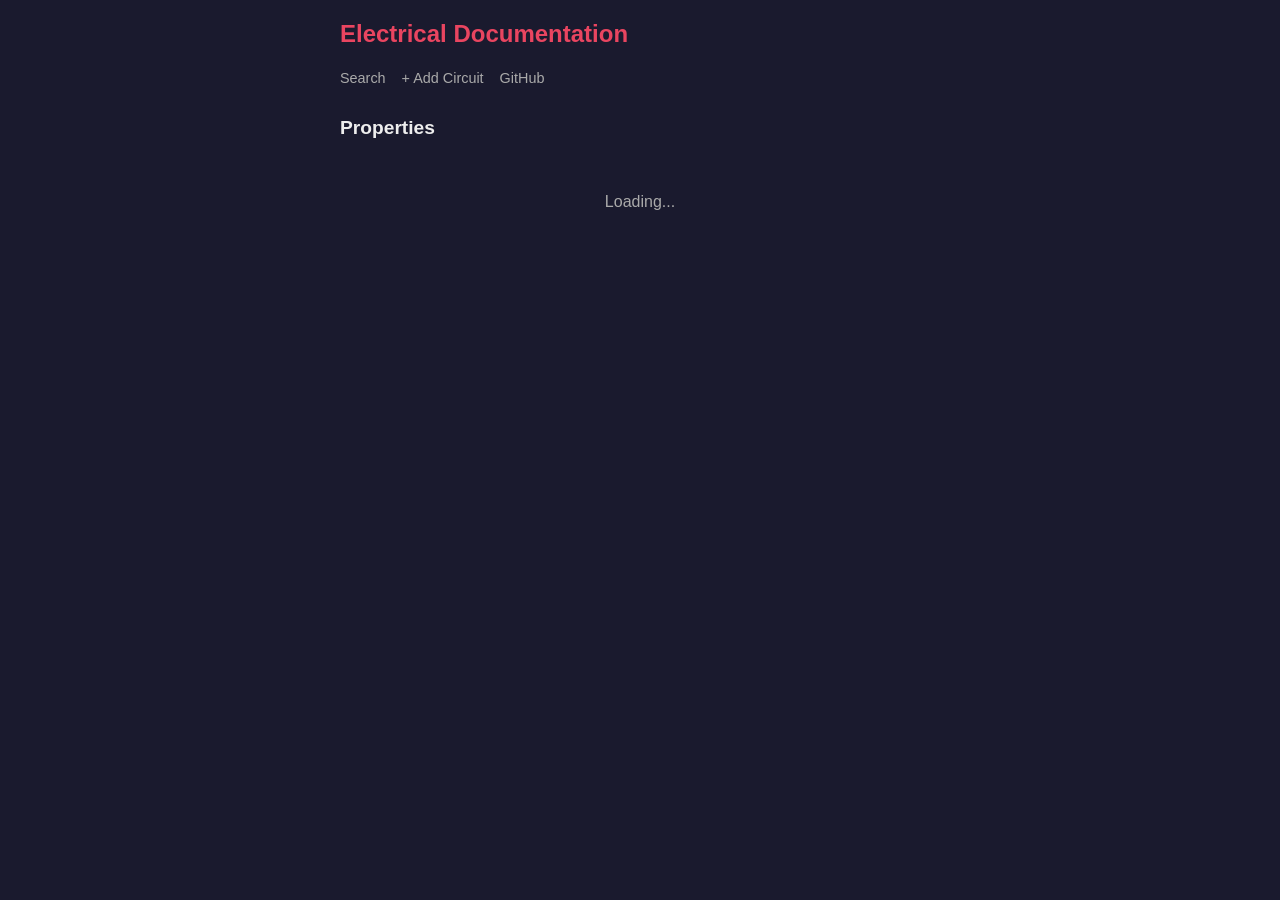
<file: index.html>
<!DOCTYPE html>
<html>
<head>
  <meta http-equiv="refresh" content="0; url=app/index.html">
  <title>Redirecting...</title>
</head>
<body>
  <p>Redirecting to <a href="app/index.html">app</a>...</p>
</body>
</html>
</file>
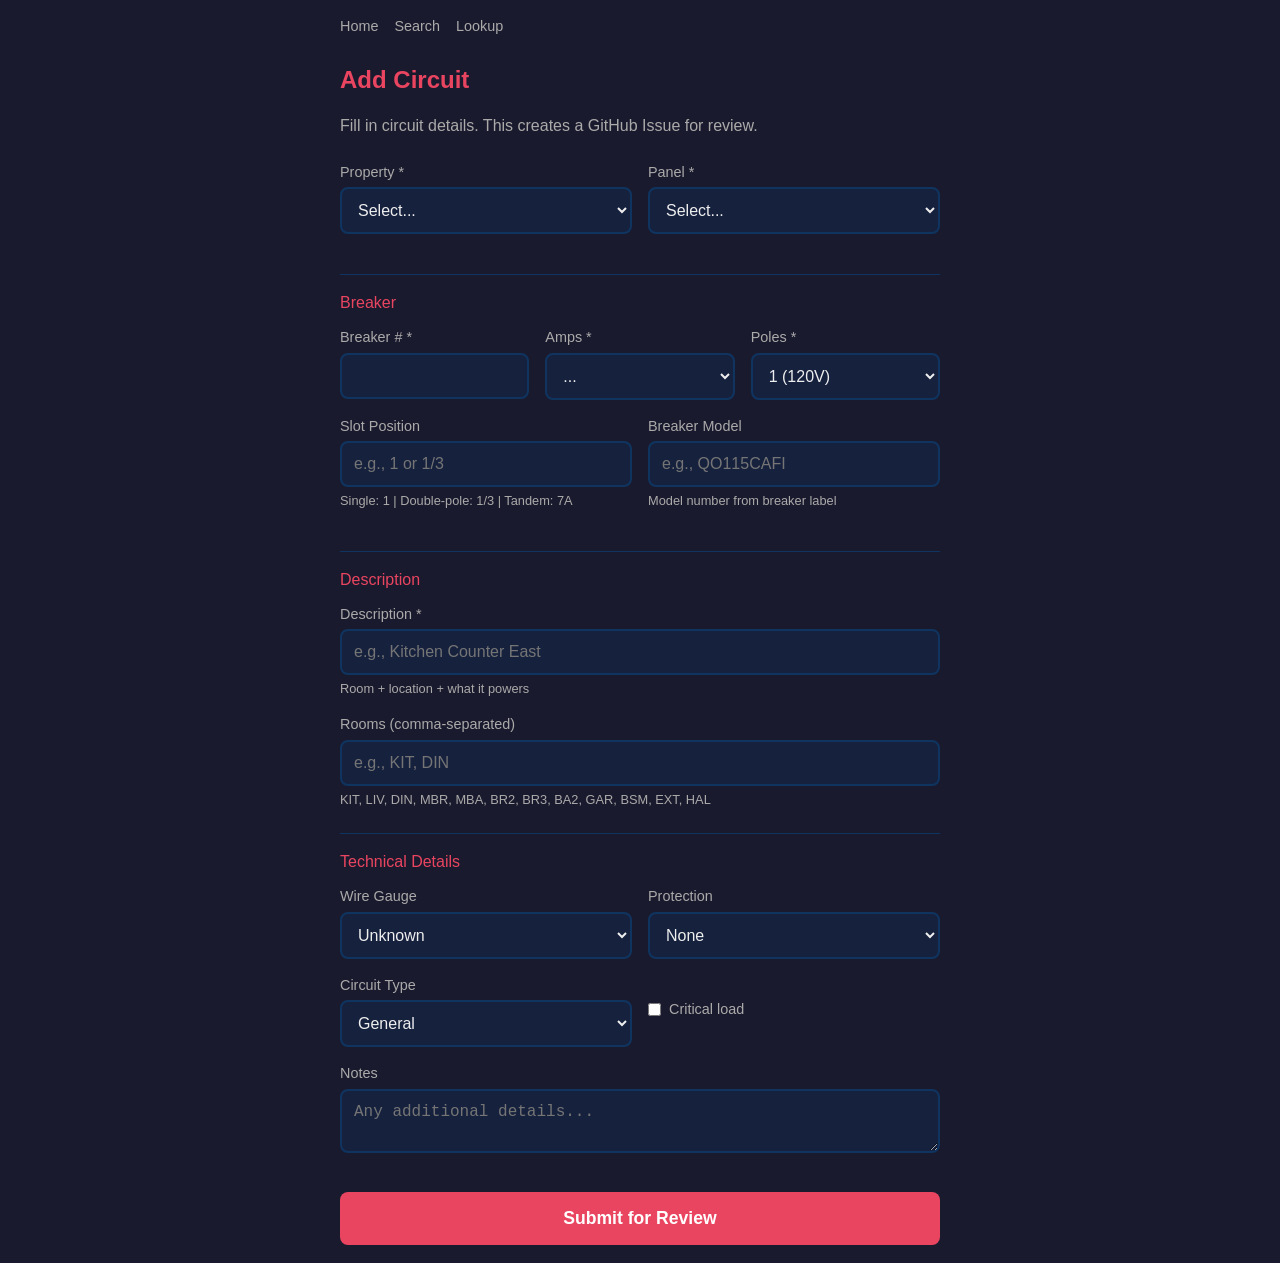
<file: app/add.html>
<!DOCTYPE html>
<html lang="en">
<head>
  <meta charset="UTF-8">
  <meta name="viewport" content="width=device-width, initial-scale=1.0">
  <title>Add Circuit</title>
  <link rel="stylesheet" href="style.css">
  <style>
    .form-group {
      margin-bottom: 1rem;
    }

    label {
      display: block;
      margin-bottom: 0.25rem;
      font-size: 0.9rem;
      color: var(--text-muted);
    }

    input, select, textarea {
      width: 100%;
      padding: 0.75rem;
      font-size: 1rem;
      border: 2px solid var(--secondary);
      border-radius: 8px;
      background: var(--surface);
      color: var(--text);
    }

    input:focus, select:focus, textarea:focus {
      outline: none;
      border-color: var(--primary);
    }

    .row {
      display: grid;
      grid-template-columns: 1fr 1fr;
      gap: 1rem;
    }

    .row-3 {
      grid-template-columns: 1fr 1fr 1fr;
    }

    button {
      width: 100%;
      padding: 1rem;
      font-size: 1.1rem;
      font-weight: 600;
      background: var(--primary);
      color: white;
      border: none;
      border-radius: 8px;
      cursor: pointer;
      margin-top: 1rem;
    }

    button:hover {
      opacity: 0.9;
    }

    .helper {
      font-size: 0.8rem;
      color: var(--text-muted);
      margin-top: 0.25rem;
    }

    .preview {
      background: var(--surface);
      border-radius: 8px;
      padding: 1rem;
      margin-top: 1.5rem;
      font-family: 'SF Mono', Menlo, monospace;
      font-size: 0.85rem;
      white-space: pre-wrap;
      display: none;
    }

    .preview.show {
      display: block;
    }

    .checkbox-group {
      display: flex;
      align-items: center;
      gap: 0.5rem;
    }

    .checkbox-group input {
      width: auto;
    }

    .section-title {
      font-size: 1rem;
      color: var(--primary);
      margin: 1.5rem 0 0.75rem;
      padding-top: 1rem;
      border-top: 1px solid var(--secondary);
    }
  </style>
</head>
<body>
  <div class="container">
    <nav>
      <a href="index.html">Home</a>
      <a href="search.html">Search</a>
      <a href="lookup.html">Lookup</a>
    </nav>

    <h1>Add Circuit</h1>
    <p style="color: var(--text-muted); margin-bottom: 1.5rem;">
      Fill in circuit details. This creates a GitHub Issue for review.
    </p>

    <form id="circuit-form">
      <!-- Property & Panel -->
      <div class="row">
        <div class="form-group">
          <label for="property">Property *</label>
          <select id="property" required>
            <option value="">Select...</option>
            <option value="28">28</option>
            <option value="14">14</option>
            <option value="17">17</option>
          </select>
        </div>

        <div class="form-group">
          <label for="panel">Panel *</label>
          <select id="panel" required>
            <option value="">Select...</option>
            <option value="M">M - Main</option>
            <option value="S1">S1 - Sub-panel 1</option>
            <option value="S2">S2 - Sub-panel 2</option>
            <option value="G">G - Garage</option>
            <option value="E">E - Emergency</option>
          </select>
        </div>
      </div>

      <!-- Breaker Info -->
      <div class="section-title">Breaker</div>

      <div class="row row-3">
        <div class="form-group">
          <label for="breaker">Breaker # *</label>
          <input type="number" id="breaker" min="1" max="42" required onchange="updateSlots()">
        </div>

        <div class="form-group">
          <label for="amps">Amps *</label>
          <select id="amps" required>
            <option value="">...</option>
            <option value="15">15A</option>
            <option value="20">20A</option>
            <option value="30">30A</option>
            <option value="40">40A</option>
            <option value="50">50A</option>
            <option value="60">60A</option>
          </select>
        </div>

        <div class="form-group">
          <label for="poles">Poles *</label>
          <select id="poles" required onchange="updateSlots()">
            <option value="1">1 (120V)</option>
            <option value="2">2 (240V)</option>
          </select>
        </div>
      </div>

      <div class="row">
        <div class="form-group">
          <label for="slots">Slot Position</label>
          <input type="text" id="slots" placeholder="e.g., 1 or 1/3">
          <div class="helper">Single: 1 | Double-pole: 1/3 | Tandem: 7A</div>
        </div>

        <div class="form-group">
          <label for="breaker_model">Breaker Model</label>
          <input type="text" id="breaker_model" placeholder="e.g., QO115CAFI">
          <div class="helper">Model number from breaker label</div>
        </div>
      </div>

      <!-- Description -->
      <div class="section-title">Description</div>

      <div class="form-group">
        <label for="description">Description *</label>
        <input type="text" id="description" placeholder="e.g., Kitchen Counter East" required>
        <div class="helper">Room + location + what it powers</div>
      </div>

      <div class="form-group">
        <label for="rooms">Rooms (comma-separated)</label>
        <input type="text" id="rooms" placeholder="e.g., KIT, DIN">
        <div class="helper">KIT, LIV, DIN, MBR, MBA, BR2, BR3, BA2, GAR, BSM, EXT, HAL</div>
      </div>

      <!-- Technical -->
      <div class="section-title">Technical Details</div>

      <div class="row">
        <div class="form-group">
          <label for="wire">Wire Gauge</label>
          <select id="wire">
            <option value="">Unknown</option>
            <option value="14/2">14/2</option>
            <option value="12/2">12/2</option>
            <option value="12/3">12/3</option>
            <option value="10/2">10/2</option>
            <option value="10/3">10/3</option>
            <option value="8/3">8/3</option>
            <option value="6/3">6/3</option>
          </select>
        </div>

        <div class="form-group">
          <label for="protection">Protection</label>
          <select id="protection">
            <option value="None">None</option>
            <option value="GFCI-Breaker">GFCI Breaker</option>
            <option value="GFCI-Outlet">GFCI Outlet</option>
            <option value="AFCI">AFCI</option>
            <option value="Dual">Dual AFCI/GFCI</option>
          </select>
        </div>
      </div>

      <div class="row">
        <div class="form-group">
          <label for="type">Circuit Type</label>
          <select id="type">
            <option value="General">General</option>
            <option value="Dedicated">Dedicated</option>
            <option value="MWBC">MWBC</option>
            <option value="Spare">Spare</option>
          </select>
        </div>

        <div class="form-group" style="padding-top: 1.5rem;">
          <div class="checkbox-group">
            <input type="checkbox" id="critical">
            <label for="critical" style="margin: 0;">Critical load</label>
          </div>
        </div>
      </div>

      <!-- Notes -->
      <div class="form-group">
        <label for="notes">Notes</label>
        <textarea id="notes" rows="2" placeholder="Any additional details..."></textarea>
      </div>

      <button type="submit">Submit for Review</button>
    </form>

    <div class="preview" id="preview"></div>
  </div>

  <script>
    const REPO_OWNER = 'g-shudy';
    const REPO_NAME = 'electrical-docs';

    function getFormData() {
      const property = document.getElementById('property').value;
      const panel = document.getElementById('panel').value;
      const breaker = document.getElementById('breaker').value;
      const poles = parseInt(document.getElementById('poles').value);
      const slots = document.getElementById('slots').value.trim() || String(breaker);

      return {
        id: `${property}-${panel}-${breaker}`,
        property,
        panel,
        breaker: parseInt(breaker),
        amps: parseInt(document.getElementById('amps').value),
        poles: poles,
        slots: slots,
        breaker_model: document.getElementById('breaker_model').value.trim() || null,
        description: document.getElementById('description').value.trim(),
        rooms: document.getElementById('rooms').value.split(',').map(r => r.trim().toUpperCase()).filter(r => r),
        wire: document.getElementById('wire').value || null,
        protection: document.getElementById('protection').value,
        type: document.getElementById('type').value,
        critical: document.getElementById('critical').checked,
        notes: document.getElementById('notes').value.trim() || null
      };
    }

    function updateSlots() {
      const breaker = document.getElementById('breaker').value;
      const poles = document.getElementById('poles').value;
      const slotsInput = document.getElementById('slots');

      if (breaker && poles === '2') {
        // Auto-suggest double-pole slot format
        const b = parseInt(breaker);
        if (b % 2 === 1) {
          slotsInput.placeholder = `e.g., ${b}/${b+2}`;
        } else {
          slotsInput.placeholder = `e.g., ${b-2}/${b}`;
        }
      } else {
        slotsInput.placeholder = 'e.g., 1 or 1/3';
      }
    }

    function generateIssueBody(data) {
      return `## Circuit Data

\`\`\`json
${JSON.stringify(data, null, 2)}
\`\`\`

---
**Submitted via mobile form**
`;
    }

    document.getElementById('circuit-form').addEventListener('submit', (e) => {
      e.preventDefault();

      const data = getFormData();
      const title = `Circuit: ${data.id} - ${data.description}`;
      const body = generateIssueBody(data);

      // Create GitHub issue URL with pre-filled data
      const issueUrl = new URL(`https://github.com/${REPO_OWNER}/${REPO_NAME}/issues/new`);
      issueUrl.searchParams.set('title', title);
      issueUrl.searchParams.set('body', body);
      issueUrl.searchParams.set('labels', 'circuit-data');

      // Show preview
      const preview = document.getElementById('preview');
      preview.textContent = `Opening GitHub to create issue...\n\nCircuit ID: ${data.id}\n\nIf the page doesn't open, copy this URL:\n${issueUrl.toString().substring(0, 100)}...`;
      preview.classList.add('show');

      // Open GitHub issue page
      window.open(issueUrl.toString(), '_blank');
    });

    // Auto-generate circuit ID preview
    ['property', 'panel', 'breaker'].forEach(id => {
      document.getElementById(id).addEventListener('change', () => {
        const p = document.getElementById('property').value;
        const pnl = document.getElementById('panel').value;
        const b = document.getElementById('breaker').value;
        if (p && pnl && b) {
          document.querySelector('h1').textContent = `Add Circuit: ${p}-${pnl}-${b}`;
        }
      });
    });
  </script>
</body>
</html>
</file>
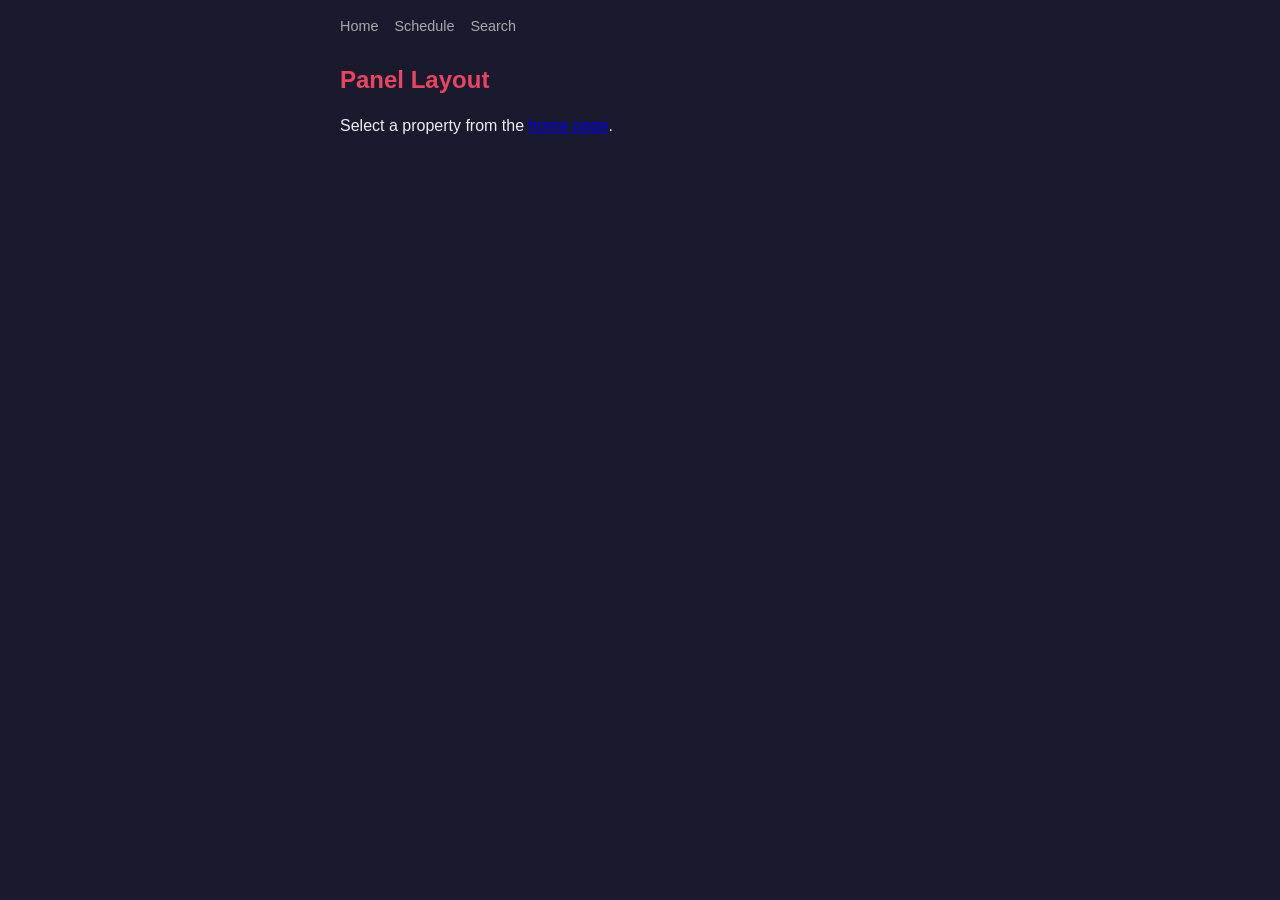
<file: app/layout.html>
<!DOCTYPE html>
<html lang="en">
<head>
  <meta charset="UTF-8">
  <meta name="viewport" content="width=device-width, initial-scale=1.0">
  <title>Panel Layout</title>
  <link rel="stylesheet" href="style.css">
  <style>
    .panel-container {
      max-width: 400px;
      margin: 0 auto;
    }

    .panel-header {
      background: var(--surface);
      border-radius: 8px 8px 0 0;
      padding: 1rem;
      border: 2px solid var(--secondary);
      border-bottom: none;
    }

    .panel-header h2 {
      margin: 0 0 0.5rem 0;
      font-size: 1.1rem;
    }

    .panel-meta {
      font-size: 0.85rem;
      color: var(--text-muted);
    }

    .panel-meta span {
      display: inline-block;
      margin-right: 1rem;
    }

    .panel-body {
      background: #1a1a1a;
      border: 2px solid var(--secondary);
      border-radius: 0 0 8px 8px;
      padding: 0.5rem;
    }

    .main-breaker {
      background: #2d2d2d;
      border: 2px solid #444;
      border-radius: 4px;
      padding: 0.75rem;
      text-align: center;
      margin-bottom: 0.5rem;
      cursor: pointer;
    }

    .main-breaker:hover {
      border-color: var(--primary);
    }

    .main-breaker .label {
      font-size: 0.75rem;
      color: var(--text-muted);
    }

    .main-breaker .amps {
      font-size: 1.2rem;
      font-weight: 700;
    }

    .breaker-grid {
      display: grid;
      grid-template-columns: 1fr 20px 1fr;
      gap: 4px;
    }

    .center-bar {
      background: linear-gradient(to bottom, #333, #222);
      border-radius: 2px;
    }

    .slot {
      background: #2d2d2d;
      border: 2px solid #444;
      border-radius: 4px;
      padding: 0.5rem 0.4rem;
      min-height: 40px;
      cursor: pointer;
      transition: all 0.15s ease;
      display: flex;
      flex-direction: column;
      justify-content: center;
    }

    .slot:hover {
      border-color: var(--primary);
      background: #333;
    }

    .slot.empty {
      background: #1a1a1a;
      border-style: dashed;
      opacity: 0.5;
    }

    .slot.double {
      grid-row: span 2;
      min-height: 88px;
    }

    .slot.tandem .slot-num {
      font-size: 0.65rem;
    }

    .slot-num {
      font-size: 0.7rem;
      color: var(--text-muted);
      text-align: center;
    }

    .slot-amps {
      font-size: 1rem;
      font-weight: 700;
      text-align: center;
    }

    .slot-desc {
      font-size: 0.65rem;
      text-align: center;
      color: var(--text-muted);
      white-space: nowrap;
      overflow: hidden;
      text-overflow: ellipsis;
    }

    /* Protection type colors */
    .slot.gfci { border-color: #4CAF50; }
    .slot.afci { border-color: #2196F3; }
    .slot.dual { border-color: #9C27B0; }
    .slot.critical { border-color: #f44336; }

    .legend {
      display: flex;
      flex-wrap: wrap;
      gap: 1rem;
      margin-top: 1rem;
      font-size: 0.8rem;
      justify-content: center;
    }

    .legend-item {
      display: flex;
      align-items: center;
      gap: 0.4rem;
    }

    .legend-color {
      width: 16px;
      height: 16px;
      border-radius: 3px;
      border: 2px solid;
    }

    .legend-color.gfci { border-color: #4CAF50; background: #1a1a1a; }
    .legend-color.afci { border-color: #2196F3; background: #1a1a1a; }
    .legend-color.dual { border-color: #9C27B0; background: #1a1a1a; }
    .legend-color.critical { border-color: #f44336; background: #1a1a1a; }
    .legend-color.empty { border-color: #444; border-style: dashed; background: #1a1a1a; }

    /* Fuse box styles */
    .fuse-grid {
      display: grid;
      grid-template-columns: repeat(auto-fit, minmax(70px, 1fr));
      gap: 8px;
      padding: 0.5rem;
    }

    .fuse {
      background: #2d2d2d;
      border: 3px solid #666;
      border-radius: 50%;
      width: 70px;
      height: 70px;
      display: flex;
      flex-direction: column;
      align-items: center;
      justify-content: center;
      cursor: pointer;
      transition: all 0.15s ease;
      margin: 0 auto;
    }

    .fuse:hover {
      border-color: var(--primary);
      background: #333;
    }

    .fuse.empty {
      background: #1a1a1a;
      border-style: dashed;
      opacity: 0.5;
    }

    .fuse.critical {
      border-color: #f44336;
    }

    .fuse-num {
      font-size: 0.65rem;
      color: var(--text-muted);
    }

    .fuse-amps {
      font-size: 1.1rem;
      font-weight: 700;
    }

    .fuse-desc {
      font-size: 0.55rem;
      color: var(--text-muted);
      text-align: center;
      max-width: 60px;
      overflow: hidden;
      text-overflow: ellipsis;
      white-space: nowrap;
    }

    .fuse-box-note {
      background: var(--warning);
      color: #000;
      padding: 0.5rem 1rem;
      border-radius: 4px;
      font-size: 0.85rem;
      margin-bottom: 0.5rem;
      text-align: center;
    }

    .panel-type-badge {
      display: inline-block;
      padding: 0.2rem 0.5rem;
      border-radius: 4px;
      font-size: 0.7rem;
      font-weight: 600;
      text-transform: uppercase;
      margin-left: 0.5rem;
    }

    .panel-type-badge.fuse {
      background: var(--warning);
      color: #000;
    }

    .panel-type-badge.breaker {
      background: var(--success);
      color: #000;
    }

    .circuit-popup {
      display: none;
      position: fixed;
      top: 50%;
      left: 50%;
      transform: translate(-50%, -50%);
      background: var(--surface);
      border: 2px solid var(--primary);
      border-radius: 12px;
      padding: 1.5rem;
      z-index: 100;
      max-width: 90%;
      width: 350px;
    }

    .circuit-popup.show {
      display: block;
    }

    .circuit-popup-overlay {
      display: none;
      position: fixed;
      inset: 0;
      background: rgba(0,0,0,0.7);
      z-index: 99;
    }

    .circuit-popup-overlay.show {
      display: block;
    }

    .circuit-popup h3 {
      margin: 0 0 1rem 0;
    }

    .circuit-popup .close {
      position: absolute;
      top: 0.5rem;
      right: 0.75rem;
      font-size: 1.5rem;
      cursor: pointer;
      color: var(--text-muted);
    }

    .circuit-detail {
      display: flex;
      justify-content: space-between;
      padding: 0.5rem 0;
      border-bottom: 1px solid var(--secondary);
    }

    .circuit-detail:last-child {
      border-bottom: none;
    }

    .circuit-detail .label {
      color: var(--text-muted);
    }

    .view-toggle {
      display: flex;
      gap: 0.5rem;
      margin-bottom: 1rem;
    }

    .view-toggle button {
      flex: 1;
      padding: 0.5rem;
      background: var(--surface);
      border: 2px solid var(--secondary);
      color: var(--text);
      border-radius: 6px;
      cursor: pointer;
    }

    .view-toggle button.active {
      border-color: var(--primary);
      background: var(--primary);
    }
  </style>
</head>
<body>
  <div class="container">
    <nav>
      <a href="index.html">Home</a>
      <a href="panel.html">Schedule</a>
      <a href="search.html">Search</a>
    </nav>

    <div id="content">
      <div class="loading">Loading panel layout...</div>
    </div>
  </div>

  <div class="circuit-popup-overlay" id="popup-overlay"></div>
  <div class="circuit-popup" id="popup">
    <span class="close" id="popup-close">&times;</span>
    <div id="popup-content"></div>
  </div>

  <script src="app.js"></script>
  <script>
    async function init() {
      const container = document.getElementById('content');
      const param = getParam('p');

      if (!param) {
        container.innerHTML = `
          <h1>Panel Layout</h1>
          <p>Select a property from the <a href="index.html">home page</a>.</p>
        `;
        return;
      }

      const parts = param.split('-');
      const propertyCode = parts[0];
      const panelId = parts[1] || null;

      const property = await loadProperty(propertyCode);

      if (!property) {
        container.innerHTML = `<div class="error">Property ${propertyCode} not found</div>`;
        return;
      }

      const panelsToShow = panelId
        ? property.panels.filter(p => p.id === panelId)
        : property.panels;

      if (panelsToShow.length === 0) {
        container.innerHTML = `<h1>Property ${property.property}</h1><p>No panels documented yet.</p>`;
        return;
      }

      let html = `<h1>Property ${property.property}</h1>`;

      // View toggle
      html += `
        <div class="view-toggle">
          <button onclick="window.location='panel.html?p=${param}'">Schedule View</button>
          <button class="active">Layout View</button>
        </div>
      `;

      for (const panel of panelsToShow) {
        html += renderPanelLayout(panel, property);
      }

      // Legend
      html += `
        <div class="legend">
          <div class="legend-item"><div class="legend-color gfci"></div> GFCI</div>
          <div class="legend-item"><div class="legend-color afci"></div> AFCI</div>
          <div class="legend-item"><div class="legend-color dual"></div> Dual</div>
          <div class="legend-item"><div class="legend-color critical"></div> Critical</div>
          <div class="legend-item"><div class="legend-color empty"></div> Empty</div>
        </div>
      `;

      container.innerHTML = html;
      setupPopup();
    }

    function renderPanelLayout(panel, property) {
      const isFuseBox = panel.type === 'fuse';

      if (isFuseBox) {
        return renderFuseBoxLayout(panel, property);
      }

      return renderBreakerPanelLayout(panel, property);
    }

    function renderFuseBoxLayout(panel, property) {
      const totalSpaces = panel.total_spaces || 6;

      let html = `
        <div class="panel-container">
          <div class="panel-header">
            <h2>${panel.name} (${panel.id}) <span class="panel-type-badge fuse">Fuse Box</span></h2>
            <div class="panel-meta">
              <span>${panel.location || 'Location TBD'}</span>
              <span>${panel.amps || '?'}A</span>
              ${panel.fuse_type ? `<span>${panel.fuse_type}</span>` : ''}
            </div>
          </div>
          <div class="panel-body">
            <div class="fuse-box-note">Fuse Box - Replace fuses with same amperage only</div>
            <div class="fuse-grid">
      `;

      // Render existing circuits
      for (const circuit of panel.circuits) {
        html += renderFuse(circuit);
      }

      // Render empty slots if we know total_spaces
      const documentedCount = panel.circuits.length;
      if (totalSpaces > documentedCount) {
        for (let i = documentedCount + 1; i <= totalSpaces; i++) {
          html += renderEmptyFuse(i);
        }
      }

      // If no circuits documented yet
      if (panel.circuits.length === 0) {
        html += `<p style="grid-column: 1/-1; text-align: center; color: var(--text-muted);">No fuses documented yet</p>`;
      }

      html += `</div></div></div>`;
      return html;
    }

    function renderFuse(circuit) {
      let classes = ['fuse'];
      if (circuit.critical) classes.push('critical');

      const desc = circuit.description.length > 12
        ? circuit.description.substring(0, 12) + '...'
        : circuit.description;

      return `
        <div class="${classes.join(' ')}"
             data-circuit-id="${circuit.id}"
             onclick="showCircuit('${circuit.id}')">
          <div class="fuse-num">#${circuit.breaker}</div>
          <div class="fuse-amps">${circuit.amps}A</div>
          <div class="fuse-desc">${desc}</div>
        </div>
      `;
    }

    function renderEmptyFuse(num) {
      return `
        <div class="fuse empty">
          <div class="fuse-num">#${num}</div>
          <div class="fuse-amps">--</div>
          <div class="fuse-desc">Empty</div>
        </div>
      `;
    }

    function renderBreakerPanelLayout(panel, property) {
      const totalSpaces = panel.total_spaces || 24;
      const rows = totalSpaces / 2;

      // Build slot map: slotNum -> circuit
      const slotMap = {};
      const occupiedSlots = new Set();

      for (const circuit of panel.circuits) {
        const slots = circuit.slots || String(circuit.breaker);

        // Handle different slot formats: "1", "1/3", "7A", "7A/7B"
        if (slots.includes('/')) {
          // Double-pole or tandem pair
          const [s1, s2] = slots.split('/');
          slotMap[s1] = circuit;
          slotMap[s2] = circuit;
          occupiedSlots.add(s1);
          occupiedSlots.add(s2);
        } else {
          slotMap[slots] = circuit;
          occupiedSlots.add(slots);
        }
      }

      let html = `
        <div class="panel-container">
          <div class="panel-header">
            <h2>${panel.name} (${panel.id})</h2>
            <div class="panel-meta">
              <span>${panel.location || 'Location TBD'}</span>
              <span>${panel.amps || '?'}A</span>
              ${panel.manufacturer ? `<span>${panel.manufacturer}</span>` : ''}
              ${panel.model ? `<span>${panel.model}</span>` : ''}
            </div>
          </div>
          <div class="panel-body">
      `;

      // Main breaker
      html += `
        <div class="main-breaker">
          <div class="label">MAIN</div>
          <div class="amps">${panel.amps || '?'}A</div>
        </div>
      `;

      // Breaker grid
      html += `<div class="breaker-grid">`;

      // Track which rows we've rendered (for double-pole spanning)
      const renderedLeft = new Set();
      const renderedRight = new Set();

      for (let row = 0; row < rows; row++) {
        const leftSlot = row * 2 + 1;  // Odd: 1, 3, 5...
        const rightSlot = row * 2 + 2; // Even: 2, 4, 6...

        // Left column
        if (!renderedLeft.has(row)) {
          const leftCircuit = slotMap[String(leftSlot)];
          if (leftCircuit) {
            const isDouble = leftCircuit.poles === 2;
            if (isDouble) {
              renderedLeft.add(row);
              renderedLeft.add(row + 1);
            }
            html += renderSlot(leftCircuit, leftSlot, isDouble);
          } else {
            html += renderEmptySlot(leftSlot);
          }
        }

        // Center bar (only on first iteration per row)
        if (row === 0) {
          html += `<div class="center-bar" style="grid-row: span ${rows};"></div>`;
        }

        // Right column
        if (!renderedRight.has(row)) {
          const rightCircuit = slotMap[String(rightSlot)];
          if (rightCircuit) {
            const isDouble = rightCircuit.poles === 2;
            if (isDouble) {
              renderedRight.add(row);
              renderedRight.add(row + 1);
            }
            html += renderSlot(rightCircuit, rightSlot, isDouble);
          } else {
            html += renderEmptySlot(rightSlot);
          }
        }
      }

      html += `</div></div></div>`;
      return html;
    }

    function renderSlot(circuit, slotNum, isDouble) {
      let classes = ['slot'];

      if (isDouble) classes.push('double');
      if (circuit.protection?.includes('GFCI')) classes.push('gfci');
      else if (circuit.protection?.includes('AFCI')) classes.push('afci');
      else if (circuit.protection === 'Dual') classes.push('dual');
      if (circuit.critical) classes.push('critical');

      const desc = circuit.description.length > 15
        ? circuit.description.substring(0, 15) + '...'
        : circuit.description;

      return `
        <div class="${classes.join(' ')}"
             data-circuit-id="${circuit.id}"
             onclick="showCircuit('${circuit.id}')">
          <div class="slot-num">${circuit.slots || slotNum}</div>
          <div class="slot-amps">${circuit.amps}A</div>
          <div class="slot-desc">${desc}</div>
        </div>
      `;
    }

    function renderEmptySlot(slotNum) {
      return `
        <div class="slot empty">
          <div class="slot-num">${slotNum}</div>
          <div class="slot-amps">--</div>
          <div class="slot-desc">Empty</div>
        </div>
      `;
    }

    function setupPopup() {
      const overlay = document.getElementById('popup-overlay');
      const popup = document.getElementById('popup');
      const closeBtn = document.getElementById('popup-close');

      closeBtn.onclick = () => {
        overlay.classList.remove('show');
        popup.classList.remove('show');
      };

      overlay.onclick = () => {
        overlay.classList.remove('show');
        popup.classList.remove('show');
      };
    }

    async function showCircuit(circuitId) {
      const result = await findCircuit(circuitId);
      if (!result) return;

      const { circuit, panel } = result;
      const content = document.getElementById('popup-content');

      content.innerHTML = `
        <h3>${circuit.id}</h3>
        <div class="circuit-detail">
          <span class="label">Description</span>
          <span>${circuit.description}</span>
        </div>
        <div class="circuit-detail">
          <span class="label">Amps</span>
          <span>${circuit.amps}A ${circuit.poles > 1 ? '(240V)' : '(120V)'}</span>
        </div>
        <div class="circuit-detail">
          <span class="label">Slot(s)</span>
          <span>${circuit.slots || circuit.breaker}</span>
        </div>
        ${circuit.breaker_model ? `
        <div class="circuit-detail">
          <span class="label">Breaker</span>
          <span>${circuit.breaker_model}</span>
        </div>` : ''}
        ${circuit.wire ? `
        <div class="circuit-detail">
          <span class="label">Wire</span>
          <span>${circuit.wire}</span>
        </div>` : ''}
        ${circuit.protection && circuit.protection !== 'None' ? `
        <div class="circuit-detail">
          <span class="label">Protection</span>
          <span>${circuit.protection}</span>
        </div>` : ''}
        ${circuit.rooms?.length ? `
        <div class="circuit-detail">
          <span class="label">Rooms</span>
          <span>${circuit.rooms.join(', ')}</span>
        </div>` : ''}
        ${circuit.notes ? `
        <div class="circuit-detail">
          <span class="label">Notes</span>
          <span>${circuit.notes}</span>
        </div>` : ''}
        <p style="margin-top: 1rem; text-align: center;">
          <a href="lookup.html?c=${circuit.id}">Full Details</a>
        </p>
      `;

      document.getElementById('popup-overlay').classList.add('show');
      document.getElementById('popup').classList.add('show');
    }

    init();
  </script>
</body>
</html>
</file>
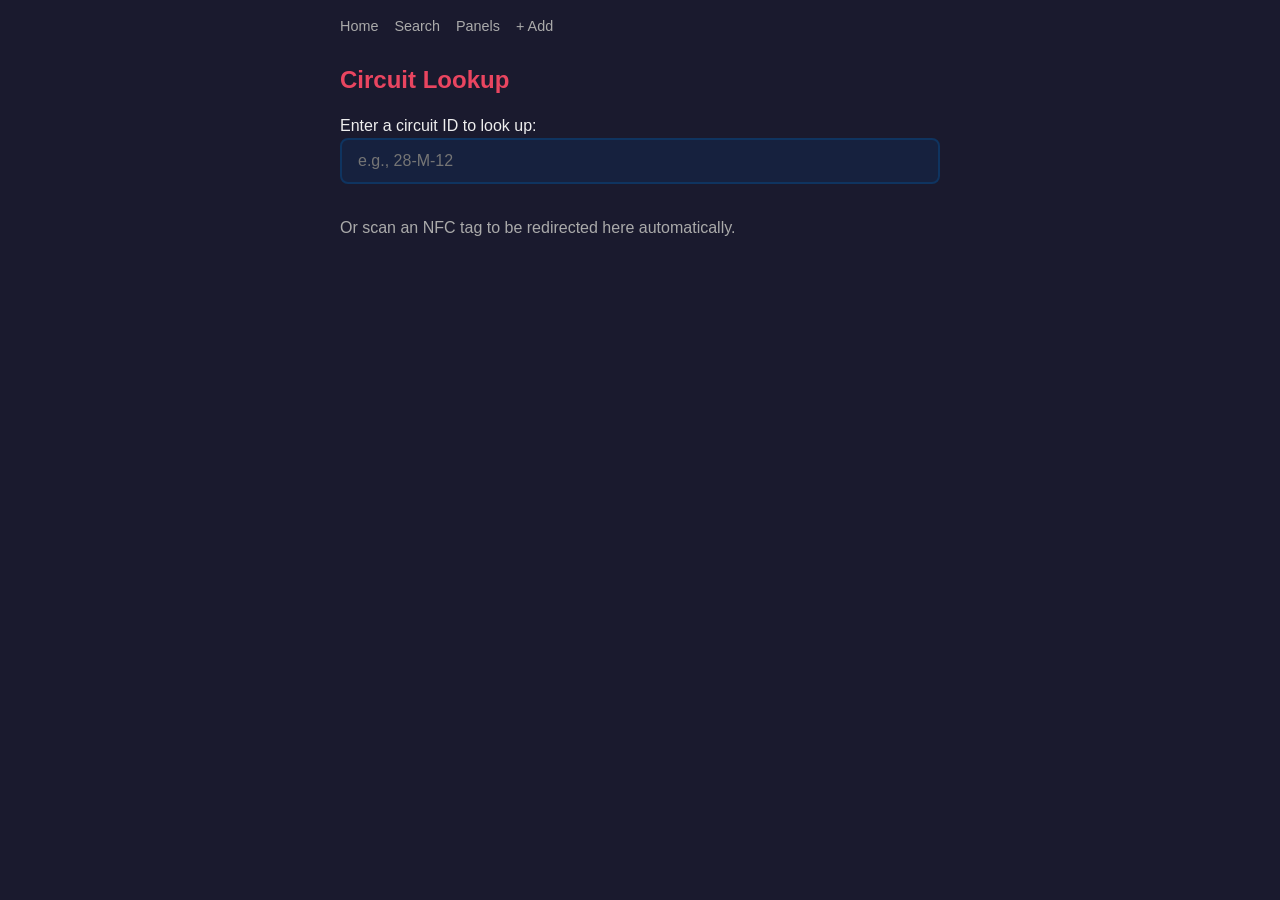
<file: app/lookup.html>
<!DOCTYPE html>
<html lang="en">
<head>
  <meta charset="UTF-8">
  <meta name="viewport" content="width=device-width, initial-scale=1.0">
  <title>Circuit Lookup</title>
  <link rel="stylesheet" href="style.css">
</head>
<body>
  <div class="container">
    <nav>
      <a href="index.html">Home</a>
      <a href="search.html">Search</a>
      <a href="panel.html">Panels</a>
      <a href="add.html">+ Add</a>
    </nav>

    <div id="content">
      <div class="loading">Loading circuit...</div>
    </div>
  </div>

  <script src="app.js"></script>
  <script>
    async function init() {
      const container = document.getElementById('content');
      const circuitId = getParam('c');

      if (!circuitId) {
        container.innerHTML = `
          <h1>Circuit Lookup</h1>
          <p>Enter a circuit ID to look up:</p>
          <input type="text" class="search-box" id="circuit-input" placeholder="e.g., 28-M-12">
          <p style="margin-top: 1rem; color: var(--text-muted);">
            Or scan an NFC tag to be redirected here automatically.
          </p>
        `;

        document.getElementById('circuit-input').addEventListener('keypress', (e) => {
          if (e.key === 'Enter') {
            const id = e.target.value.trim().toUpperCase();
            if (id) window.location.href = `?c=${id}`;
          }
        });
        return;
      }

      const result = await findCircuit(circuitId);

      if (!result) {
        container.innerHTML = `
          <div class="error">
            <strong>Circuit not found:</strong> ${circuitId}
            <p style="margin-top: 0.5rem;">This circuit may not be documented yet.</p>
          </div>
          <p style="margin-top: 1rem;"><a href="index.html">Browse properties</a></p>
        `;
        return;
      }

      const { property, panel, circuit } = result;

      container.innerHTML = `
        <h1>Circuit Details</h1>
        ${renderPanelInfo(panel, property)}
        ${renderCircuitCard(circuit, panel, property)}
        <p style="margin-top: 1rem;">
          <a href="panel.html?p=${property.property}-${panel.id}">View full panel schedule</a>
        </p>
      `;
    }

    init();
  </script>
</body>
</html>
</file>
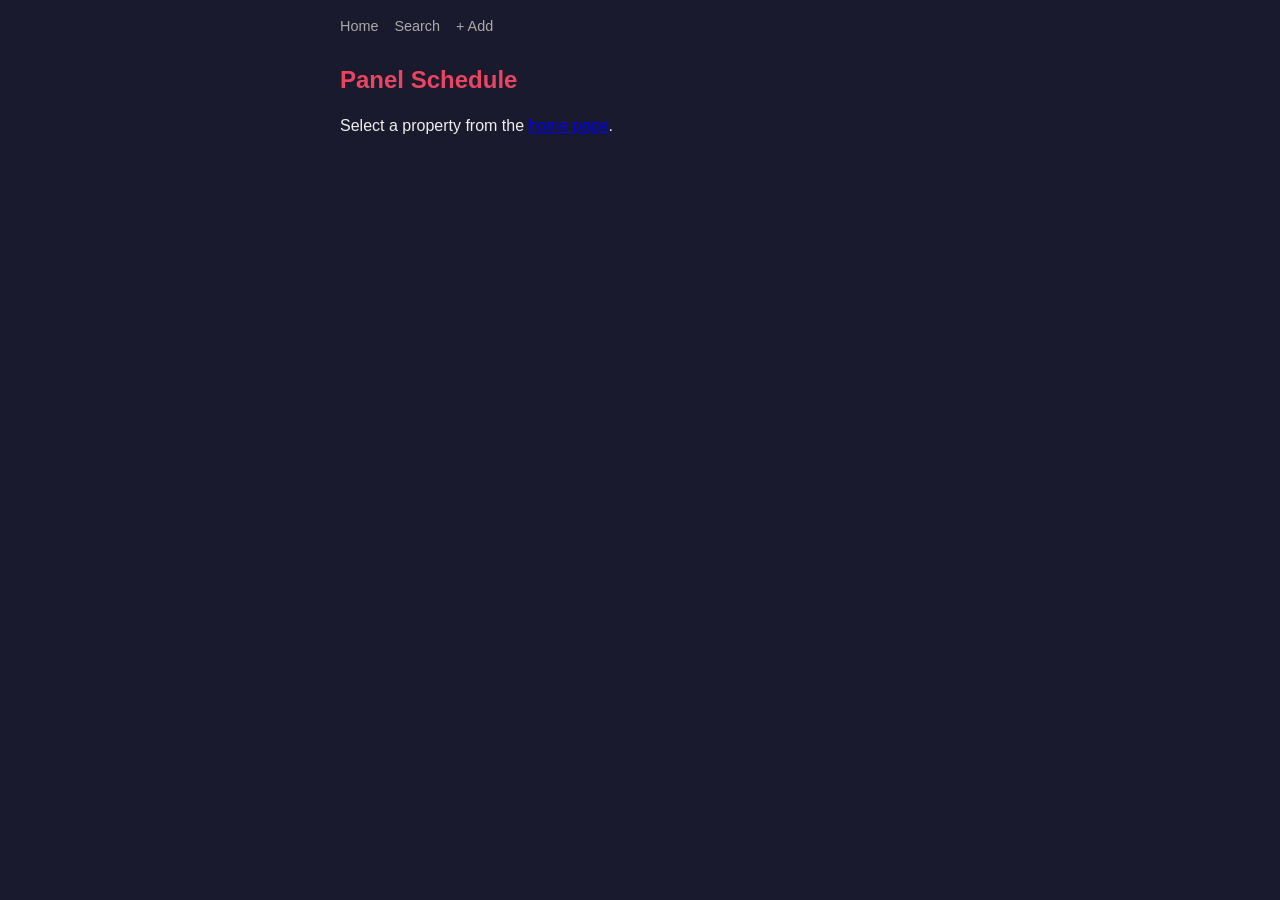
<file: app/panel.html>
<!DOCTYPE html>
<html lang="en">
<head>
  <meta charset="UTF-8">
  <meta name="viewport" content="width=device-width, initial-scale=1.0">
  <title>Panel Schedule</title>
  <link rel="stylesheet" href="style.css">
</head>
<body>
  <div class="container">
    <nav>
      <a href="index.html">Home</a>
      <a href="search.html">Search</a>
      <a href="add.html">+ Add</a>
    </nav>

    <div id="content">
      <div class="loading">Loading...</div>
    </div>
  </div>

  <script src="app.js"></script>
  <script>
    async function init() {
      const container = document.getElementById('content');
      const param = getParam('p');

      if (!param) {
        container.innerHTML = `
          <h1>Panel Schedule</h1>
          <p>Select a property from the <a href="index.html">home page</a>.</p>
        `;
        return;
      }

      // Parse param: could be "28" (property) or "28-M" (specific panel)
      const parts = param.split('-');
      const propertyCode = parts[0];
      const panelId = parts[1] || null;

      const property = await loadProperty(propertyCode);

      if (!property) {
        container.innerHTML = `<div class="error">Property ${propertyCode} not found</div>`;
        return;
      }

      let html = `<h1>Property ${property.property}</h1>`;

      if (property.service_size) {
        html += `<p>Service: ${property.service_size}</p>`;
      }

      const panelsToShow = panelId
        ? property.panels.filter(p => p.id === panelId)
        : property.panels;

      if (panelsToShow.length === 0) {
        html += `<p>No panels documented yet.</p>`;
      }

      // View toggle
      html += `
        <div style="display: flex; gap: 0.5rem; margin-bottom: 1rem;">
          <button onclick="window.location='panel.html?p=${param}'" style="flex: 1; padding: 0.5rem; background: var(--primary); border: 2px solid var(--primary); color: white; border-radius: 6px; cursor: pointer;">Schedule View</button>
          <button onclick="window.location='layout.html?p=${param}'" style="flex: 1; padding: 0.5rem; background: var(--surface); border: 2px solid var(--secondary); color: var(--text); border-radius: 6px; cursor: pointer;">Layout View</button>
        </div>
      `;

      for (const panel of panelsToShow) {
        const isFuseBox = panel.type === 'fuse';
        const deviceType = isFuseBox ? 'Fuse' : 'Slot';

        let panelMeta = `<strong>Location:</strong> ${panel.location || 'TBD'} &bull;
            <strong>Capacity:</strong> ${panel.amps || '?'}A &bull;
            <strong>Fed from:</strong> ${panel.fed_from || 'TBD'}`;

        if (panel.manufacturer || panel.model) {
          panelMeta += ` &bull; <strong>Model:</strong> `;
          if (panel.manufacturer) panelMeta += panel.manufacturer;
          if (panel.model) panelMeta += ` ${panel.model}`;
        }

        if (panel.total_spaces) {
          panelMeta += ` &bull; <strong>Spaces:</strong> ${panel.total_spaces}`;
        }

        if (isFuseBox && panel.fuse_type) {
          panelMeta += ` &bull; <strong>Fuse Type:</strong> ${panel.fuse_type}`;
        }

        const typeBadge = isFuseBox
          ? '<span style="background: #fbbf24; color: #000; padding: 0.2rem 0.5rem; border-radius: 4px; font-size: 0.7rem; font-weight: 600; margin-left: 0.5rem;">FUSE BOX</span>'
          : '';

        html += `
          <h2>${panel.name} (${panel.id})${typeBadge}</h2>
          <div class="panel-info">${panelMeta}</div>
        `;

        if (panel.circuits.length === 0) {
          html += `<p>No ${isFuseBox ? 'fuses' : 'circuits'} documented yet.</p>`;
          continue;
        }

        // Sort by breaker/fuse number
        const sortedCircuits = [...panel.circuits].sort((a, b) => a.breaker - b.breaker);

        html += `
          <table class="panel-schedule">
            <thead>
              <tr>
                <th>${deviceType}</th>
                <th>A</th>
                <th>Description</th>
                <th>${isFuseBox ? 'Notes' : 'Prot'}</th>
              </tr>
            </thead>
            <tbody>
        `;

        for (const circuit of sortedCircuits) {
          const protection = circuit.protection === 'None' ? '' : circuit.protection || '';
          const critical = circuit.critical ? ' *' : '';
          const slotDisplay = circuit.slots || circuit.breaker;
          const lastCol = isFuseBox ? (circuit.notes ? '...' : '') : protection;

          html += `
            <tr onclick="window.location='lookup.html?c=${circuit.id}'" style="cursor: pointer;">
              <td class="breaker-num">${slotDisplay}</td>
              <td>${circuit.amps}</td>
              <td>${circuit.description}${critical}</td>
              <td>${lastCol}</td>
            </tr>
          `;
        }

        html += `</tbody></table>`;
      }

      // Show other panels link if viewing single panel
      if (panelId && property.panels.length > 1) {
        html += `<p style="margin-top: 1rem;"><a href="?p=${propertyCode}">View all panels for property ${propertyCode}</a></p>`;
      }

      container.innerHTML = html;
    }

    init();
  </script>
</body>
</html>
</file>
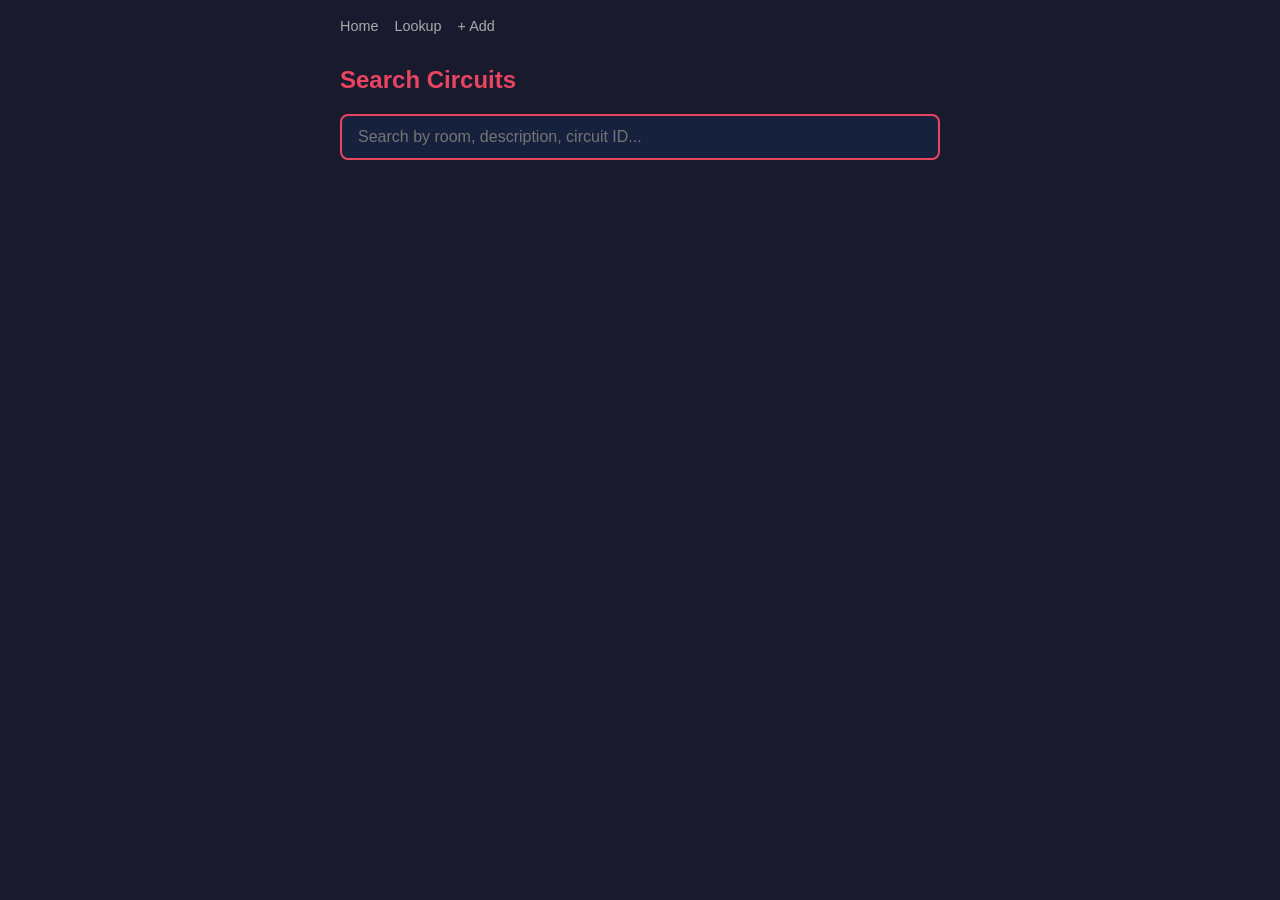
<file: app/search.html>
<!DOCTYPE html>
<html lang="en">
<head>
  <meta charset="UTF-8">
  <meta name="viewport" content="width=device-width, initial-scale=1.0">
  <title>Search Circuits</title>
  <link rel="stylesheet" href="style.css">
</head>
<body>
  <div class="container">
    <nav>
      <a href="index.html">Home</a>
      <a href="lookup.html">Lookup</a>
      <a href="add.html">+ Add</a>
    </nav>

    <h1>Search Circuits</h1>

    <input type="text"
           class="search-box"
           id="search-input"
           placeholder="Search by room, description, circuit ID..."
           autofocus>

    <div id="results"></div>
  </div>

  <script src="app.js"></script>
  <script>
    let searchTimeout = null;

    async function doSearch(query) {
      const container = document.getElementById('results');

      if (!query || query.length < 2) {
        container.innerHTML = '<p style="color: var(--text-muted);">Type at least 2 characters to search</p>';
        return;
      }

      container.innerHTML = '<div class="loading">Searching...</div>';

      const results = await searchCircuits(query);

      if (results.length === 0) {
        container.innerHTML = `<p>No circuits found for "${query}"</p>`;
        return;
      }

      let html = `<p style="margin-bottom: 1rem; color: var(--text-muted);">${results.length} result(s)</p>`;

      for (const { property, panel, circuit } of results) {
        html += renderCircuitCard(circuit, panel, property);
      }

      container.innerHTML = html;
    }

    document.getElementById('search-input').addEventListener('input', (e) => {
      clearTimeout(searchTimeout);
      searchTimeout = setTimeout(() => {
        doSearch(e.target.value.trim());
      }, 300);
    });

    // Check for query param
    const q = getParam('q');
    if (q) {
      document.getElementById('search-input').value = q;
      doSearch(q);
    }
  </script>
</body>
</html>
</file>
<file: app/style.css>
/* Mobile-first electrical documentation app */

:root {
  --bg: #1a1a2e;
  --surface: #16213e;
  --primary: #e94560;
  --secondary: #0f3460;
  --text: #eee;
  --text-muted: #aaa;
  --success: #4ade80;
  --warning: #fbbf24;
  --danger: #ef4444;
}

* {
  box-sizing: border-box;
  margin: 0;
  padding: 0;
}

body {
  font-family: -apple-system, BlinkMacSystemFont, 'Segoe UI', Roboto, sans-serif;
  background: var(--bg);
  color: var(--text);
  line-height: 1.5;
  min-height: 100vh;
  padding: 1rem;
}

.container {
  max-width: 600px;
  margin: 0 auto;
}

h1 {
  font-size: 1.5rem;
  margin-bottom: 1rem;
  color: var(--primary);
}

h2 {
  font-size: 1.2rem;
  margin: 1.5rem 0 0.75rem;
  color: var(--text);
}

/* Circuit Card */
.circuit-card {
  background: var(--surface);
  border-radius: 12px;
  padding: 1.25rem;
  margin-bottom: 1rem;
  border-left: 4px solid var(--primary);
}

.circuit-card.critical {
  border-left-color: var(--danger);
}

.circuit-card.gfci {
  border-left-color: var(--success);
}

.circuit-id {
  font-size: 1.5rem;
  font-weight: 700;
  font-family: 'SF Mono', Menlo, monospace;
  color: var(--primary);
  margin-bottom: 0.5rem;
}

.circuit-description {
  font-size: 1.1rem;
  margin-bottom: 0.75rem;
}

.circuit-meta {
  display: flex;
  flex-wrap: wrap;
  gap: 0.5rem;
  margin-bottom: 0.75rem;
}

.tag {
  display: inline-block;
  padding: 0.25rem 0.5rem;
  border-radius: 4px;
  font-size: 0.8rem;
  font-weight: 500;
  background: var(--secondary);
}

.tag.amps { background: #1e40af; }
.tag.wire { background: #065f46; }
.tag.protection { background: #7c2d12; }
.tag.critical { background: var(--danger); }
.tag.room { background: #4a044e; }

.circuit-breaker-model {
  font-size: 0.85rem;
  color: var(--text-muted);
  font-family: 'SF Mono', Menlo, monospace;
  margin-top: 0.5rem;
}

.circuit-notes {
  font-size: 0.9rem;
  color: var(--text-muted);
  font-style: italic;
  margin-top: 0.5rem;
  padding-top: 0.5rem;
  border-top: 1px solid var(--secondary);
}

.tag.slot {
  background: #374151;
  font-family: 'SF Mono', Menlo, monospace;
}

/* Panel info */
.panel-info {
  background: var(--secondary);
  border-radius: 8px;
  padding: 0.75rem 1rem;
  margin-bottom: 1rem;
  font-size: 0.9rem;
}

.panel-info strong {
  color: var(--primary);
}

/* Property selector */
.property-grid {
  display: grid;
  grid-template-columns: repeat(auto-fit, minmax(150px, 1fr));
  gap: 1rem;
  margin-top: 1rem;
}

.property-card {
  background: var(--surface);
  border-radius: 12px;
  padding: 1.5rem;
  text-align: center;
  text-decoration: none;
  color: var(--text);
  transition: transform 0.2s, box-shadow 0.2s;
}

.property-card:hover {
  transform: translateY(-2px);
  box-shadow: 0 4px 12px rgba(233, 69, 96, 0.3);
}

.property-code {
  font-size: 2.5rem;
  font-weight: 700;
  color: var(--primary);
  font-family: 'SF Mono', Menlo, monospace;
}

.property-status {
  font-size: 0.85rem;
  color: var(--text-muted);
  margin-top: 0.5rem;
}

/* Search */
.search-box {
  width: 100%;
  padding: 0.75rem 1rem;
  font-size: 1rem;
  border: 2px solid var(--secondary);
  border-radius: 8px;
  background: var(--surface);
  color: var(--text);
  margin-bottom: 1rem;
}

.search-box:focus {
  outline: none;
  border-color: var(--primary);
}

/* Panel schedule table */
.panel-schedule {
  width: 100%;
  border-collapse: collapse;
  font-size: 0.85rem;
  margin-top: 1rem;
}

.panel-schedule th,
.panel-schedule td {
  padding: 0.5rem;
  text-align: left;
  border-bottom: 1px solid var(--secondary);
}

.panel-schedule th {
  background: var(--secondary);
  font-weight: 600;
}

.panel-schedule tr:hover {
  background: var(--secondary);
}

.panel-schedule .breaker-num {
  font-family: 'SF Mono', Menlo, monospace;
  font-weight: 600;
  color: var(--primary);
}

/* Navigation */
nav {
  display: flex;
  gap: 1rem;
  margin-bottom: 1.5rem;
  flex-wrap: wrap;
}

nav a {
  color: var(--text-muted);
  text-decoration: none;
  font-size: 0.9rem;
}

nav a:hover {
  color: var(--primary);
}

/* Error/loading states */
.error {
  background: rgba(239, 68, 68, 0.2);
  border: 1px solid var(--danger);
  border-radius: 8px;
  padding: 1rem;
  color: var(--danger);
}

.loading {
  text-align: center;
  padding: 2rem;
  color: var(--text-muted);
}

/* Responsive */
@media (max-width: 400px) {
  body {
    padding: 0.75rem;
  }

  .circuit-card {
    padding: 1rem;
  }

  .circuit-id {
    font-size: 1.25rem;
  }
}
</file>
